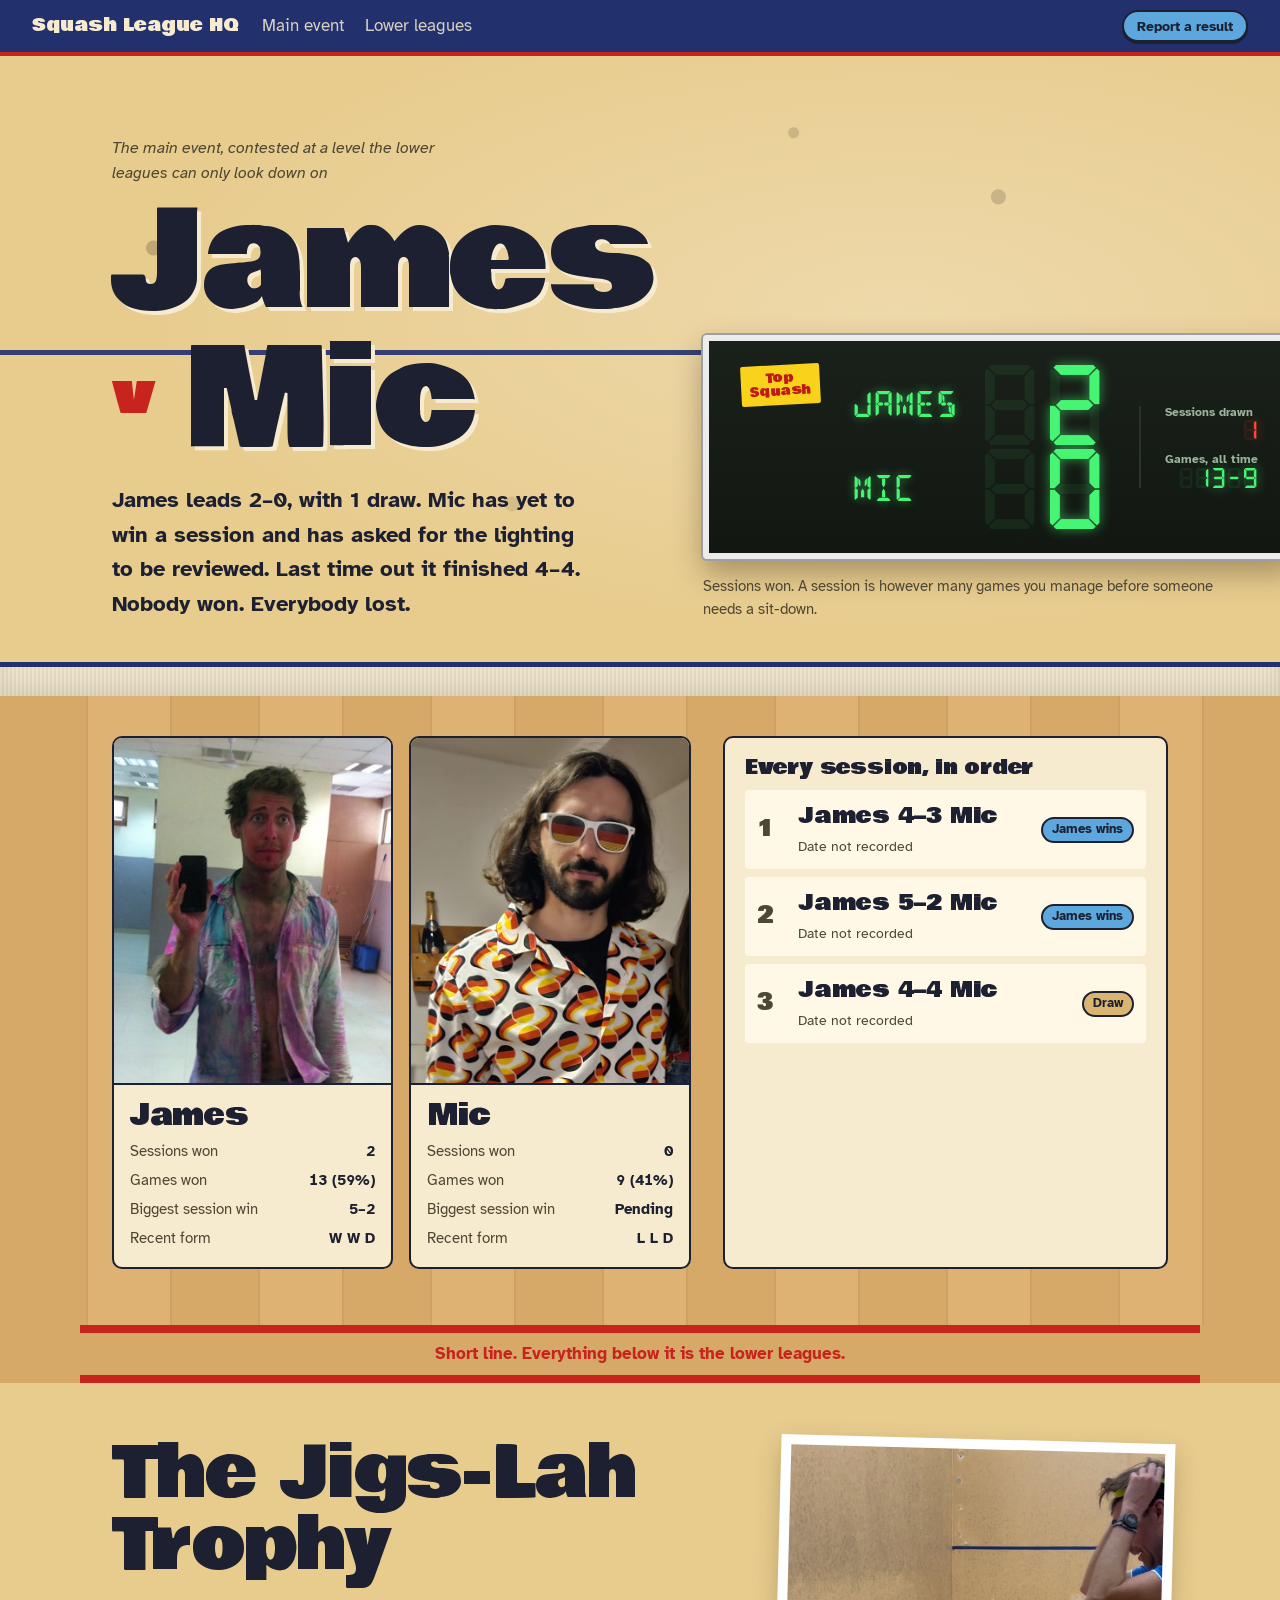
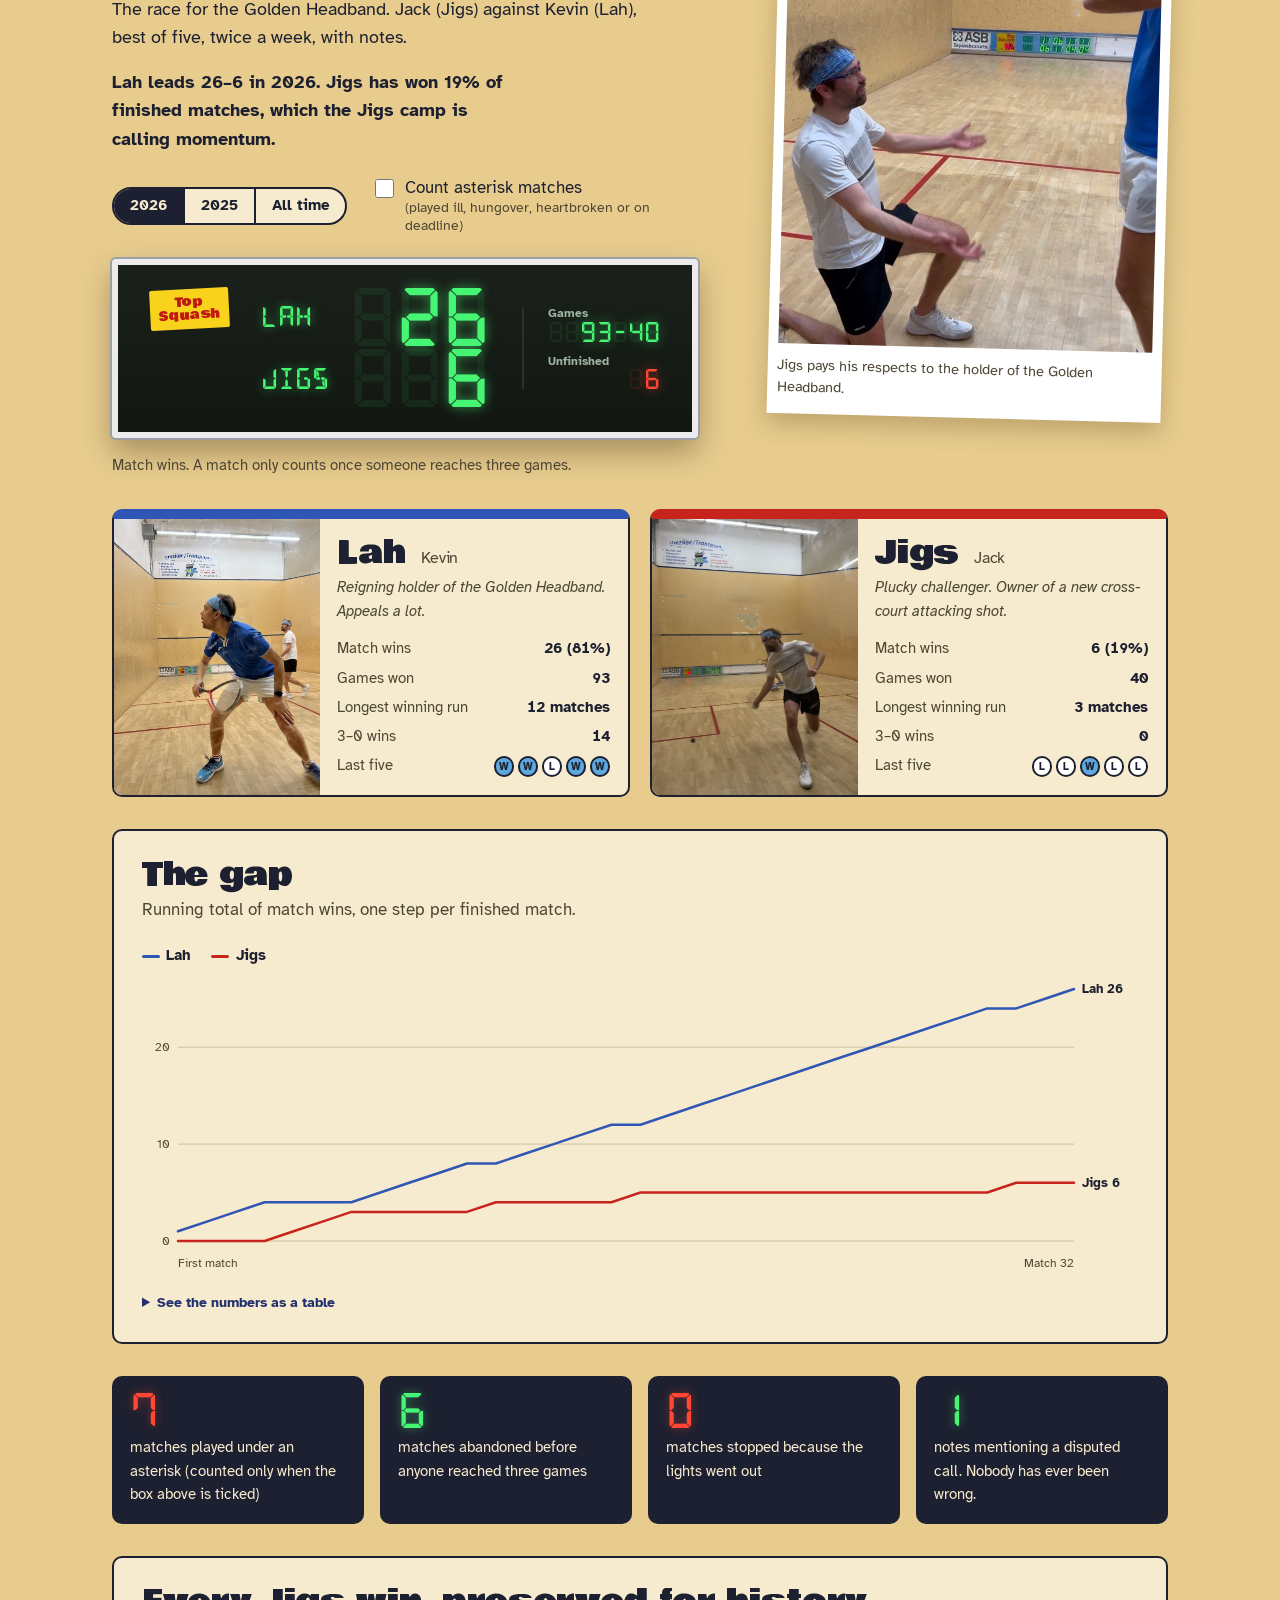
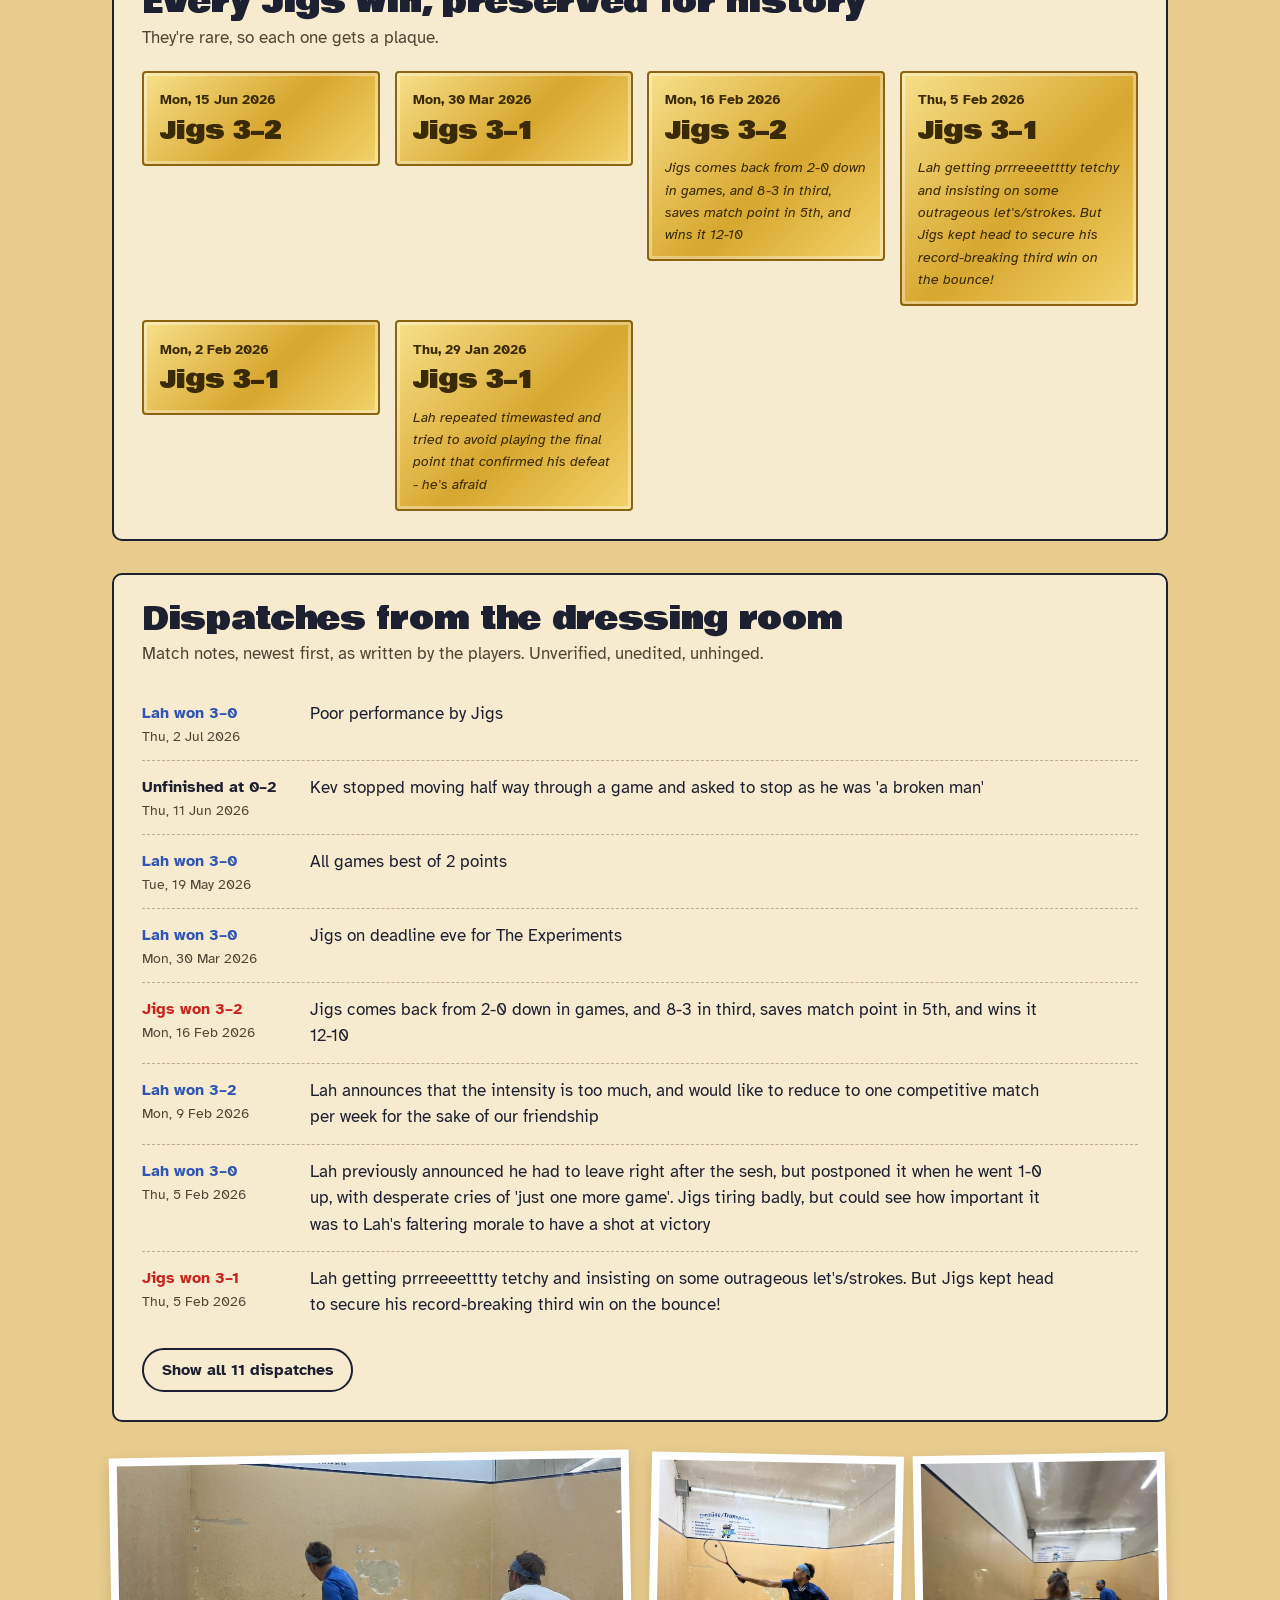
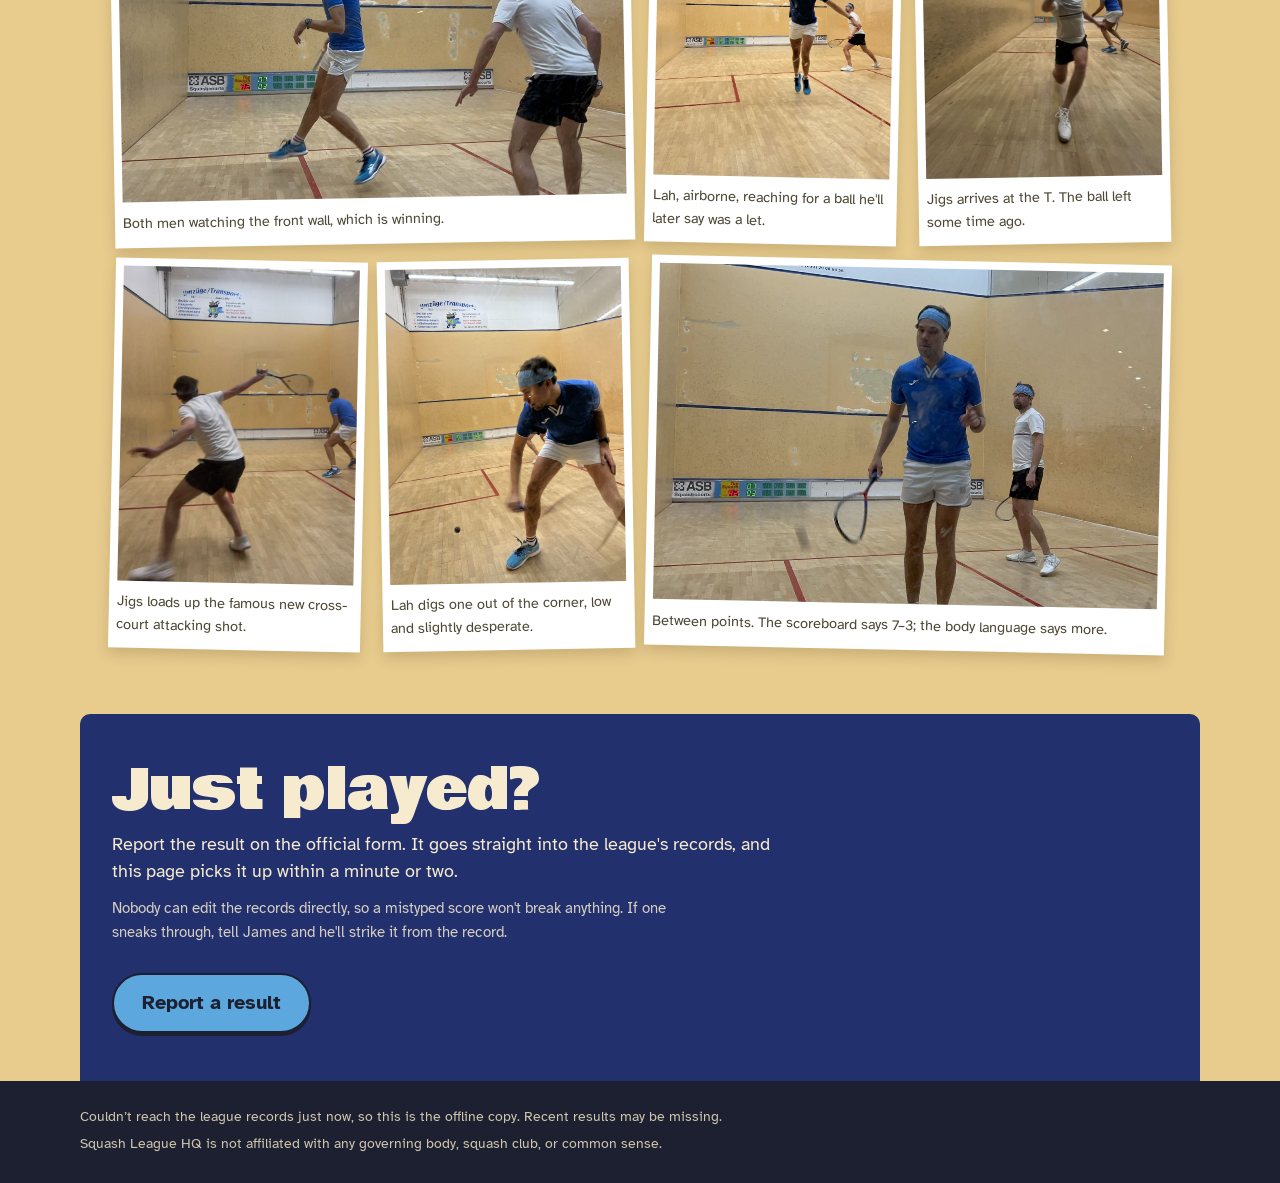
<file: squash-league/index.html>
<!doctype html>
<html lang="en">
<head>
  <meta charset="utf-8">
  <meta name="viewport" content="width=device-width, initial-scale=1">
  <title>Squash League HQ: James v Mic, and the lower leagues</title>
  <meta name="description" content="Official results of two deeply unserious squash rivalries in Berlin.">
  <link rel="icon" href="data:image/svg+xml,<svg xmlns='http://www.w3.org/2000/svg' viewBox='0 0 100 100'><circle cx='50' cy='50' r='34' fill='%23111'/><circle cx='38' cy='40' r='5' fill='%23e8cc8e'/><circle cx='62' cy='40' r='5' fill='%23e8cc8e'/></svg>">
  <link rel="preload" href="fonts/bowlby-one-latin-400-normal.woff2" as="font" type="font/woff2" crossorigin>
  <link rel="preload" href="fonts/DSEG7Classic-Bold.woff2" as="font" type="font/woff2" crossorigin>
  <link rel="stylesheet" href="styles.css">
</head>
<body>
  <a class="skip" href="#main">Skip to results</a>

  <header class="topbar">
    <a class="brand" href="#main">Squash League HQ</a>
    <nav aria-label="Sections">
      <a href="#main-event">Main event</a>
      <a href="#lower-leagues">Lower leagues</a>
    </nav>
    <a class="btn btn-report" data-form-link href="#report">Report a result</a>
  </header>

  <main id="main">
    <!-- ═══════════ THE MAIN EVENT ═══════════ -->
    <section class="main-event" id="main-event" aria-labelledby="me-title">
      <div class="wall">
        <div class="wall-inner">
          <div class="hero-text">
          <p class="kicker">The main event, contested at a level the lower leagues can only look down on</p>
          <h1 id="me-title"><span>James</span> <span><span class="v">v</span>Mic</span></h1>
          <p class="deck" id="me-deck">Loading the latest humiliation…</p>
          </div>
          <div class="hero-board">

          <div class="board" id="me-board" role="img" aria-label="Scoreboard loading">
            <div class="board-sticker">Top<br>Squash</div>
            <div class="board-rows">
              <div class="board-row">
                <span class="seg14" data-name="0">JAMES</span>
                <span class="seg7 big" data-score="0"><i>88</i><b>0</b></span>
              </div>
              <div class="board-row">
                <span class="seg14" data-name="1">MIC</span>
                <span class="seg7 big" data-score="1"><i>88</i><b>0</b></span>
              </div>
            </div>
            <div class="board-side">
              <div><span class="board-label">Sessions drawn</span><span class="seg7 red" id="me-draws"><i>8</i><b>0</b></span></div>
              <div><span class="board-label">Games, all time</span><span class="seg7" id="me-games"><i>88-88</i><b>0-0</b></span></div>
            </div>
          </div>
          <p class="board-caption">Sessions won. A session is however many games you manage before someone needs a sit-down.</p>
          </div>
        </div>
        <div class="tin" aria-hidden="true"></div>
      </div>

      <div class="me-detail">
        <div class="tape" aria-label="Tale of the tape">
          <figure class="fighter">
            <img class="mugshot-img" src="img/james.jpg" alt="James, covered head to toe in Holi powder, taking a mirror selfie" width="640" height="800">
            <figcaption>
              <h2 class="fighter-name">James</h2>
              <dl class="facts" id="me-james"></dl>
            </figcaption>
          </figure>
          <figure class="fighter">
            <img class="mugshot-img" src="img/mic.jpg" alt="Mic in a German-flag shirt and German-flag sunglasses" width="640" height="800">
            <figcaption>
              <h2 class="fighter-name">Mic</h2>
              <dl class="facts" id="me-mic"></dl>
            </figcaption>
          </figure>
        </div>

        <div class="sessions">
          <h3>Every session, in order</h3>
          <ol class="session-list" id="me-sessions"></ol>
        </div>
      </div>
    </section>

    <!-- ═══════════ RELEGATION LINE ═══════════ -->
    <div class="relegation" role="separator">
      <span>Short line. Everything below it is the lower leagues.</span>
    </div>

    <!-- ═══════════ LOWER LEAGUES ═══════════ -->
    <section class="lower" id="lower-leagues" aria-labelledby="ll-title">
      <div class="ll-head">
        <div class="ll-intro">
          <h2 id="ll-title">The Jigs-Lah Trophy</h2>
          <p class="ll-sub">The race for the Golden Headband. Jack (Jigs) against Kevin (Lah), best of five, twice a week, with notes.</p>
          <p class="deck small" id="ll-deck"></p>

          <div class="controls" role="group" aria-label="Filter results">
            <div class="seasons" id="ll-seasons" role="radiogroup" aria-label="Season"></div>
            <label class="asterisk-toggle">
              <input type="checkbox" id="ll-asterisk">
              <span>Count asterisk matches <small>(played ill, hungover, heartbroken or on deadline)</small></span>
            </label>
          </div>

          <div class="board board-small" id="ll-board" role="img" aria-label="Scoreboard">
            <div class="board-sticker">Top<br>Squash</div>
            <div class="board-rows">
              <div class="board-row">
                <span class="seg14">LAH</span>
                <span class="seg7 big" data-ll="lah"><i>888</i><b>0</b></span>
              </div>
              <div class="board-row">
                <span class="seg14">JIGS</span>
                <span class="seg7 big" data-ll="jigs"><i>888</i><b>0</b></span>
              </div>
            </div>
            <div class="board-side">
              <div><span class="board-label">Games</span><span class="seg7" id="ll-games"><i>888-888</i><b>0-0</b></span></div>
              <div><span class="board-label">Unfinished</span><span class="seg7 red" id="ll-unfinished"><i>88</i><b>0</b></span></div>
            </div>
          </div>
          <p class="board-caption">Match wins. A match only counts once someone reaches three games.</p>
        </div>

        <figure class="kneel">
          <img src="img/the-kneel.jpg" alt="Jigs on one knee on court, arms out, before Lah, who is holding his head" width="665" height="1182">
          <figcaption>Jigs pays his respects to the holder of the Golden Headband.</figcaption>
        </figure>
      </div>

      <div class="players">
        <article class="player lah">
          <img src="img/lah-ready.jpg" alt="Lah in a blue shirt in the ready position" width="768" height="1024" loading="lazy">
          <div class="player-body">
            <h3>Lah <small>Kevin</small></h3>
            <p class="player-tag">Reigning holder of the Golden Headband. Appeals a lot.</p>
            <dl class="facts" id="ll-lah"></dl>
          </div>
        </article>
        <article class="player jigs">
          <img src="img/jigs-lunge.jpg" alt="Jigs in a white shirt lunging for the ball" width="768" height="1024" loading="lazy">
          <div class="player-body">
            <h3>Jigs <small>Jack</small></h3>
            <p class="player-tag">Plucky challenger. Owner of a new cross-court attacking shot.</p>
            <dl class="facts" id="ll-jigs"></dl>
          </div>
        </article>
      </div>

      <div class="panel chart-panel">
        <h3>The gap</h3>
        <p class="panel-sub">Running total of match wins, one step per finished match.</p>
        <div class="legend" aria-hidden="true">
          <span class="key lah">Lah</span><span class="key jigs">Jigs</span>
        </div>
        <div class="chart" id="ll-chart"></div>
      </div>

      <div class="stats-row" id="ll-oddities"></div>

      <div class="panel">
        <h3>Every Jigs win, preserved for history</h3>
        <p class="panel-sub">They're rare, so each one gets a plaque.</p>
        <ol class="plaques" id="ll-plaques"></ol>
      </div>

      <div class="panel">
        <h3>Dispatches from the dressing room</h3>
        <p class="panel-sub">Match notes, newest first, as written by the players. Unverified, unedited, unhinged.</p>
        <ol class="dispatches" id="ll-dispatches"></ol>
        <button class="btn btn-quiet" id="ll-more" type="button" hidden>Show every dispatch</button>
      </div>

      <div class="gallery" aria-label="Photos">
        <figure class="g-wide"><img src="img/rally-from-behind.jpg" alt="Both players watching the front wall mid-rally" width="1182" height="665" loading="lazy"><figcaption>Both men watching the front wall, which is winning.</figcaption></figure>
        <figure><img src="img/lah-volley.jpg" alt="Lah airborne, stretching for a volley" width="768" height="1024" loading="lazy"><figcaption>Lah, airborne, reaching for a ball he'll later say was a let.</figcaption></figure>
        <figure><img src="img/jigs-charge.jpg" alt="A blurred Jigs charging towards the camera" width="768" height="1024" loading="lazy"><figcaption>Jigs arrives at the T. The ball left some time ago.</figcaption></figure>
        <figure><img src="img/jigs-backswing.jpg" alt="Jigs mid-backswing, Lah waiting in the front court" width="768" height="1024" loading="lazy"><figcaption>Jigs loads up the famous new cross-court attacking shot.</figcaption></figure>
        <figure><img src="img/lah-dig.jpg" alt="Lah bending low to dig the ball out" width="768" height="1024" loading="lazy"><figcaption>Lah digs one out of the corner, low and slightly desperate.</figcaption></figure>
        <figure class="g-wide"><img src="img/lah-between-points.jpg" alt="Lah walking back between points with Jigs behind him" width="1182" height="665" loading="lazy"><figcaption>Between points. The scoreboard says 7–3; the body language says more.</figcaption></figure>
      </div>
    </section>

    <!-- ═══════════ REPORT ═══════════ -->
    <section class="report" id="report" aria-labelledby="rp-title">
      <h2 id="rp-title">Just played?</h2>
      <p>Report the result on the official form. It goes straight into the league's records, and this page picks it up within a minute or two.</p>
      <p class="report-fine">Nobody can edit the records directly, so a mistyped score won't break anything. If one sneaks through, tell James and he'll strike it from the record.</p>
      <a class="btn btn-big" data-form-link href="#report">Report a result</a>
      <p class="report-missing" id="rp-missing" hidden>The results form isn't connected yet. James: see README.md.</p>
    </section>
  </main>

  <footer class="foot">
    <p id="data-status">Loading results…</p>
    <p>Squash League HQ is not affiliated with any governing body, squash club, or common sense.</p>
  </footer>

  <script src="config.js"></script>
  <script src="data/snapshot.js"></script>
  <script src="app.js"></script>
</body>
</html>
</file>
<file: squash-league/styles.css>
/* ───────── Fonts (self-hosted, all SIL Open Font License) ───────── */
@font-face { font-family: "Bowlby One"; src: url(fonts/bowlby-one-latin-400-normal.woff2) format("woff2"); font-display: swap; }
@font-face { font-family: "Atkinson"; src: url(fonts/atkinson-hyperlegible-latin-400-normal.woff2) format("woff2"); font-weight: 400; font-display: swap; }
@font-face { font-family: "Atkinson"; src: url(fonts/atkinson-hyperlegible-latin-400-italic.woff2) format("woff2"); font-weight: 400; font-style: italic; font-display: swap; }
@font-face { font-family: "Atkinson"; src: url(fonts/atkinson-hyperlegible-latin-700-normal.woff2) format("woff2"); font-weight: 700; font-display: swap; }
@font-face { font-family: "DSEG7"; src: url(fonts/DSEG7Classic-Bold.woff2) format("woff2"); font-display: block; }
@font-face { font-family: "DSEG14"; src: url(fonts/DSEG14Classic-Bold.woff2) format("woff2"); font-display: block; }

/* ───────── Tokens: taken from the courts at ASB Squashcourts ───────── */
:root {
  --wall: #E8CC8E;        /* front wall plaster */
  --wall-deep: #D9B571;
  --paper: #F6EBCF;       /* panels */
  --floor: #D7A968;       /* maple boards */
  --ink: #1D2030;
  --ink-2: #4E4734;
  --line-red: #C8241E;    /* court lines */
  --tin: #22306E;         /* tin + out line */
  --lah: #2F55B5;
  --jigs: #C8241E;
  --board: #121712;
  --led: #46F574;
  --led-red: #FF4733;
  --headband: #5BA7DE;
  --radius-s: 4px;
  --radius-m: 10px;
  --wrap: 1120px;
  --display: "Bowlby One", "Arial Black", sans-serif;
  --body: "Atkinson", system-ui, sans-serif;
}

*, *::before, *::after { box-sizing: border-box; }
[hidden] { display: none !important; }
html { scroll-behavior: smooth; }
body {
  margin: 0;
  font-family: var(--body);
  font-size: 1.0625rem;
  line-height: 1.55;
  color: var(--ink);
  background: var(--wall);
}
img { max-width: 100%; height: auto; display: block; }
a { color: var(--tin); }
:focus-visible { outline: 3px solid var(--tin); outline-offset: 3px; border-radius: 2px; }
h1, h2, h3 { font-family: var(--display); font-weight: 400; line-height: 1.02; margin: 0; letter-spacing: -0.01em; }
p { margin: 0; }

.skip { position: absolute; left: -999px; top: 0; background: var(--ink); color: var(--paper); padding: .5rem 1rem; z-index: 10; }
.skip:focus { left: 1rem; }

/* ───────── Buttons ───────── */
.btn {
  display: inline-flex; align-items: center; gap: .4em;
  font: 700 1rem/1 var(--body);
  padding: .75em 1.1em;
  border-radius: 999px;
  border: 2px solid var(--ink);
  background: var(--headband);
  color: var(--ink);
  text-decoration: none;
  cursor: pointer;
  box-shadow: 0 3px 0 var(--ink);
  transition: transform .08s, box-shadow .08s;
}
.btn:hover { transform: translateY(-1px); box-shadow: 0 4px 0 var(--ink); }
.btn:active { transform: translateY(2px); box-shadow: 0 1px 0 var(--ink); }
.btn-big { font-size: 1.25rem; padding: .9em 1.4em; }
.btn-quiet { background: transparent; box-shadow: none; margin-top: 1rem; }

/* ───────── Top bar ───────── */
.topbar {
  position: sticky; top: 0; z-index: 5;
  display: flex; align-items: center; gap: 1.5rem;
  padding: .6rem clamp(1rem, 4vw, 2rem);
  background: var(--tin);
  color: var(--paper);
  border-bottom: 4px solid var(--line-red);
}
.brand { font-family: var(--display); color: var(--paper); text-decoration: none; font-size: 1.1rem; }
.topbar nav { display: flex; gap: 1.25rem; margin-right: auto; }
.topbar nav a { color: var(--paper); text-decoration: none; opacity: .85; }
.topbar nav a:hover { opacity: 1; text-decoration: underline; }
.topbar .btn { padding: .5em .9em; font-size: .9rem; box-shadow: 0 2px 0 var(--ink); }
@media (max-width: 640px) { .topbar nav { display: none; } .brand { margin-right: auto; } }

/* ───────── Main event: the front wall ───────── */
.wall {
  position: relative;
  background:
    /* ball marks: the one decoration, because every front wall has them */
    radial-gradient(circle at 12% 30%, rgba(40,30,20,.22) 0 7px, transparent 8px),
    radial-gradient(circle at 15% 34%, rgba(40,30,20,.12) 0 6px, transparent 7px),
    radial-gradient(circle at 78% 22%, rgba(40,30,20,.18) 0 7px, transparent 8px),
    radial-gradient(circle at 84% 58%, rgba(40,30,20,.14) 0 6px, transparent 7px),
    radial-gradient(circle at 62% 12%, rgba(40,30,20,.16) 0 5px, transparent 6px),
    radial-gradient(circle at 40% 70%, rgba(40,30,20,.10) 0 7px, transparent 8px),
    radial-gradient(ellipse at 70% 40%, rgba(255,255,255,.25), transparent 60%),
    var(--wall);
  border-bottom: 0;
}
.wall-inner {
  max-width: var(--wrap); margin: 0 auto;
  padding: clamp(2.5rem, 7vw, 5rem) clamp(1rem, 4vw, 2rem) 2.5rem;
}
/* service line across the wall */
.wall::before {
  content: ""; position: absolute; left: 0; right: 0; top: 46%;
  height: 5px; background: var(--tin); opacity: .9;
}
.wall-inner > * { position: relative; }
.wall-inner { display: grid; grid-template-columns: 1fr auto; gap: 2rem 3rem; align-items: end; }
@media (max-width: 980px) { .wall-inner { grid-template-columns: 1fr; } }
h1 > span { display: block; }
.kicker { font-size: 1rem; color: var(--ink-2); max-width: 34ch; font-style: italic; }
h1 {
  font-size: clamp(3.6rem, 12vw, 8.5rem);
  margin: .5rem 0 .75rem;
  color: var(--ink);
  text-shadow: 4px 4px 0 var(--paper);
}
h1 .v { font-size: .4em; vertical-align: .6em; color: var(--line-red); text-shadow: none; margin-right: .5em; }
.deck { font-size: clamp(1.15rem, 2.2vw, 1.4rem); max-width: 34ch; font-weight: 700; }
.deck.small { font-size: 1.15rem; margin: 1rem 0 1.5rem; }
.tin {
  height: 34px;
  background: repeating-linear-gradient(90deg, #EEE5CF 0 2px, #E4DAC0 2px 4px);
  border-top: 5px solid var(--tin);
  box-shadow: inset 0 -10px 18px rgba(0,0,0,.08);
}

/* ───────── The scoreboard (a love letter to the ASB 'Top Squash' unit) ───────── */
.board {
  display: inline-grid;
  grid-template-columns: auto auto auto;
  align-items: center;
  gap: clamp(.75rem, 2.5vw, 2rem);
  padding: clamp(1rem, 2.5vw, 1.5rem) clamp(1rem, 3vw, 2rem);
  background: linear-gradient(#1A201A, var(--board));
  border: 6px solid #ECECEC;
  border-radius: var(--radius-s);
  box-shadow: 0 0 0 2px #9AA0A6, 0 14px 30px rgba(40,25,0,.35);
  color: var(--led);
  max-width: 100%;
}
.board-sticker {
  font: 400 .8rem/1 var(--display);
  background: #F9D21B; color: #C11A12;
  padding: .45rem .5rem; transform: rotate(-3deg);
  border-radius: 2px; text-align: center;
  align-self: start;
}
.board-rows { display: grid; gap: .25rem; }
.board-row { display: flex; align-items: center; justify-content: space-between; gap: 1.25rem; }
.board-side { display: grid; gap: .8rem; border-left: 2px solid #2A332A; padding-left: clamp(.75rem, 2vw, 1.5rem); }
.board-side > div { display: grid; gap: .15rem; }
.board-label { white-space: nowrap; font: 700 .75rem/1 var(--body); color: #9DB39F; }
.seg14 { font-family: "DSEG14"; font-size: clamp(1rem, 3vw, 1.6rem); color: var(--led); text-shadow: 0 0 10px rgba(70,245,116,.55); }
.seg7 { position: relative; display: inline-block; white-space: nowrap; font-family: "DSEG7"; font-size: 1.25rem; line-height: 1; text-align: right; }
.seg7 i { font-style: normal; color: rgba(70,245,116,.08); }
.seg7 b { position: absolute; right: 0; top: 0; font-weight: 400; color: var(--led); text-shadow: 0 0 12px rgba(70,245,116,.6); white-space: nowrap; }
.seg7.big { font-size: clamp(2.6rem, 8vw, 5rem); }
.seg7.red i { color: rgba(255,71,51,.1); }
.seg7.red b { color: var(--led-red); text-shadow: 0 0 12px rgba(255,71,51,.6); }
.board-caption { font-size: .95rem; color: var(--ink-2); margin-top: 1rem; max-width: 52ch; }
.board-small .seg7.big { font-size: clamp(2.2rem, 6vw, 3.6rem); }
.board-small .seg14 { font-size: clamp(.95rem, 2.4vw, 1.3rem); }
@media (max-width: 560px) {
  .board { grid-template-columns: 1fr; }
  .board-sticker { display: none; }
  .board-side { border-left: 0; border-top: 2px solid #2A332A; padding: .75rem 0 0; grid-auto-flow: column; }
}

/* power-on flicker: the page's one entrance */
.board.power-on .seg7 b, .board.power-on .seg14 { animation: flicker .9s steps(1) both; }
.board.power-on .board-row:nth-child(2) .seg7 b { animation-delay: .15s; }
@keyframes flicker { 0% { opacity: 0 } 20% { opacity: 1 } 30% { opacity: .2 } 45% { opacity: 1 } 55% { opacity: .4 } 70%, 100% { opacity: 1 } }
@media (prefers-reduced-motion: reduce) { .board.power-on * { animation: none !important; } html { scroll-behavior: auto; } }

/* ───────── Main event detail (on the floor) ───────── */
.me-detail {
  max-width: var(--wrap); margin: 0 auto;
  padding: 2.5rem clamp(1rem, 4vw, 2rem) 3.5rem;
  display: grid; grid-template-columns: 1.3fr 1fr; gap: 2rem;
}
.main-event { background: repeating-linear-gradient(90deg, var(--floor) 0 86px, #CFA062 86px 88px, #DDB273 88px 170px, #CFA062 170px 172px); }
@media (max-width: 860px) { .me-detail { grid-template-columns: 1fr; } }
.tape { display: grid; grid-template-columns: 1fr 1fr; gap: 1rem; }
.fighter { margin: 0; background: var(--paper); border: 2px solid var(--ink); border-radius: var(--radius-m); overflow: hidden; }
.mugshot {
  aspect-ratio: 4 / 3;
  background:
    radial-gradient(circle at 50% 38%, var(--ink-2) 0 17%, transparent 17.5%),
    radial-gradient(ellipse at 50% 100%, var(--ink-2) 0 38%, transparent 38.5%),
    repeating-linear-gradient(0deg, #E2D6B6 0 18px, #EADFC3 18px 36px);
  position: relative;
}
.mugshot::after { /* headband */
  content: ""; position: absolute; left: 41%; right: 41%; top: 27%; height: 5%;
  background: var(--headband); border-radius: 2px;
}
.mugshot.alt::after { background: var(--line-red); }
.mugshot span {
  position: absolute; left: .6rem; bottom: .6rem;
  font: 700 .75rem/1 var(--body); background: var(--ink); color: var(--paper);
  padding: .3rem .5rem; border-radius: 2px; transform: rotate(-2deg);
}
.mugshot-img { aspect-ratio: 4 / 5; width: 100%; object-fit: cover; border-bottom: 2px solid var(--ink); }
.fighter figcaption { padding: 1rem; }
.fighter-name { font-size: 1.8rem; margin-bottom: .6rem; }

.facts { display: grid; grid-template-columns: 1fr auto; gap: .35rem .75rem; margin: 0; font-size: .95rem; }
.facts dt { color: var(--ink-2); }
.facts dd { margin: 0; font-weight: 700; text-align: right; font-variant-numeric: tabular-nums; }

.sessions { background: var(--paper); border: 2px solid var(--ink); border-radius: var(--radius-m); padding: 1.25rem; }
.sessions h3 { font-size: 1.25rem; margin-bottom: .75rem; }
.session-list { list-style: none; margin: 0; padding: 0; display: grid; gap: .5rem; }
.session-list li {
  display: grid; grid-template-columns: auto 1fr auto; gap: .75rem; align-items: center;
  padding: .6rem .75rem; background: #fff8e6; border-radius: var(--radius-s);
}
.session-list .num { font-family: var(--display); font-size: 1.4rem; color: var(--ink-2); min-width: 1.6ch; }
.session-list .score { font-family: var(--display); font-size: 1.35rem; font-variant-numeric: tabular-nums; }
.session-list .when { font-size: .85rem; color: var(--ink-2); }
.session-list .verdict { font-size: .95rem; }
.pill { display: inline-block; font: 700 .8rem/1 var(--body); padding: .3rem .55rem; border-radius: 999px; border: 2px solid var(--ink); }
.pill.w { background: var(--headband); }
.pill.l { background: #fff; }
.pill.d { background: var(--wall-deep); }

/* ───────── Relegation line ───────── */
.relegation {
  background: var(--floor);
  padding: 0 clamp(1rem, 4vw, 2rem);
}
.relegation span {
  display: block; max-width: var(--wrap); margin: 0 auto;
  border-top: 8px solid var(--line-red); border-bottom: 8px solid var(--line-red);
  padding: .5rem 0; font-weight: 700; color: var(--line-red); text-align: center;
  background: var(--floor);
}

/* ───────── Lower leagues ───────── */
.lower {
  max-width: var(--wrap); margin: 0 auto;
  padding: 3.5rem clamp(1rem, 4vw, 2rem) 2rem;
  display: grid; gap: 2rem;
}
.ll-head { display: grid; grid-template-columns: 1.6fr 1fr; gap: 2rem; align-items: start; }
@media (max-width: 860px) { .ll-head { grid-template-columns: 1fr; } .kneel { max-width: 340px; } }
#ll-title { font-size: clamp(2.4rem, 7vw, 4.4rem); }
.ll-sub { font-size: 1.15rem; margin-top: .75rem; max-width: 46ch; }
.kneel { margin: 0; transform: rotate(1.5deg); background: #fff; padding: .6rem .6rem 1rem; box-shadow: 0 10px 24px rgba(60,40,0,.25); }
.kneel img { aspect-ratio: 3 / 4; object-fit: cover; object-position: 50% 45%; width: 100%; }
.kneel figcaption, .gallery figcaption { font-size: .9rem; padding-top: .6rem; color: var(--ink-2); }

.controls { display: flex; flex-wrap: wrap; gap: 1rem 1.5rem; align-items: center; margin-bottom: 1.5rem; }
.seasons { display: inline-flex; border: 2px solid var(--ink); border-radius: 999px; overflow: hidden; background: var(--paper); }
.seasons button {
  font: 700 .95rem/1 var(--body); padding: .6rem 1rem; border: 0; background: transparent; color: var(--ink); cursor: pointer;
}
.seasons button + button { border-left: 2px solid var(--ink); }
.seasons button[aria-checked="true"] { background: var(--ink); color: var(--paper); }
.asterisk-toggle { display: flex; gap: .5rem; align-items: start; cursor: pointer; max-width: 30ch; line-height: 1.3; }
.asterisk-toggle input { width: 1.2rem; height: 1.2rem; accent-color: var(--tin); margin-top: .1rem; flex: none; }
.asterisk-toggle small { display: block; color: var(--ink-2); font-size: .85rem; }

.players { display: grid; grid-template-columns: 1fr 1fr; gap: 1.25rem; }
@media (max-width: 700px) { .players { grid-template-columns: 1fr; } }
.player { display: grid; grid-template-columns: 40% 1fr; background: var(--paper); border: 2px solid var(--ink); border-radius: var(--radius-m); overflow: hidden; }
.player img { height: 100%; object-fit: cover; }
.player.lah { border-top: 10px solid var(--lah); }
.player.jigs { border-top: 10px solid var(--jigs); }
.player-body { padding: 1.1rem; }
.player h3 { font-size: 2rem; }
.player h3 small { font: 400 1rem var(--body); color: var(--ink-2); margin-left: .3rem; }
.player-tag { font-style: italic; color: var(--ink-2); margin: .4rem 0 .9rem; font-size: .95rem; }
.form-guide { display: inline-flex; gap: .2rem; }
.form-guide span { width: 1.3rem; height: 1.3rem; border-radius: 50%; display: inline-grid; place-items: center; font: 700 .7rem/1 var(--body); border: 2px solid var(--ink); }
.form-guide .W { background: var(--headband); }
.form-guide .L { background: #fff; }

.panel { background: var(--paper); border: 2px solid var(--ink); border-radius: var(--radius-m); padding: clamp(1rem, 3vw, 1.75rem); }
.panel h3 { font-size: clamp(1.5rem, 3vw, 2rem); }
.panel-sub { color: var(--ink-2); margin: .35rem 0 1.25rem; }

/* chart */
.legend { display: flex; gap: 1.25rem; margin-bottom: .5rem; font-weight: 700; font-size: .95rem; }
.key::before { content: ""; display: inline-block; width: 18px; height: 3px; border-radius: 2px; vertical-align: middle; margin-right: .4rem; }
.key.lah::before { background: var(--lah); }
.key.jigs::before { background: var(--jigs); }
.chart { position: relative; }
.chart svg { width: 100%; height: auto; display: block; overflow: visible; }
.chart .grid line { stroke: #CDBF9C; stroke-width: 1; }
.chart .axis text { fill: var(--ink-2); font: 12px var(--body); }
.chart .end-label { font: 700 13px var(--body); fill: var(--ink); }
.chart .hit { fill: transparent; cursor: crosshair; }
.chart .cross { stroke: var(--ink); stroke-width: 1; stroke-dasharray: 3 3; }
.tooltip {
  position: absolute; pointer-events: none; z-index: 2;
  background: var(--ink); color: var(--paper);
  padding: .55rem .7rem; border-radius: var(--radius-s); font-size: .85rem; line-height: 1.35;
  max-width: 260px; transform: translate(-50%, calc(-100% - 12px));
}
.tooltip b { font-weight: 700; }
.chart-table { margin-top: 1rem; font-size: .9rem; }
.chart-table summary { cursor: pointer; color: var(--tin); font-weight: 700; }
.chart-table table { border-collapse: collapse; margin-top: .5rem; width: 100%; max-width: 520px; }
.chart-table th, .chart-table td { text-align: left; padding: .25rem .5rem; border-bottom: 1px solid #DCCFAE; font-variant-numeric: tabular-nums; }
.chart-table .scroll { max-height: 280px; overflow: auto; }

/* oddities */
.stats-row { display: grid; grid-template-columns: repeat(4, 1fr); gap: 1rem; }
@media (max-width: 860px) { .stats-row { grid-template-columns: repeat(2, 1fr); } }
.oddity { background: var(--ink); color: var(--paper); border-radius: var(--radius-m); padding: 1rem 1.1rem 1.1rem; }
.oddity .n { font-family: "DSEG7"; color: var(--led); font-size: 2.2rem; line-height: 1.1; text-shadow: 0 0 10px rgba(70,245,116,.45); }
.oddity .n.red { color: var(--led-red); text-shadow: 0 0 10px rgba(255,71,51,.45); }
.oddity p { font-size: .95rem; margin-top: .35rem; }

/* plaques */
.plaques { list-style: none; margin: 0; padding: 0; display: grid; align-items: start; grid-template-columns: repeat(auto-fill, minmax(230px, 1fr)); gap: .9rem; }
.plaques li {
  background: linear-gradient(135deg, #F7E08A, #D7A72E 55%, #F2D36B);
  border: 2px solid #8A6410; border-radius: var(--radius-s);
  padding: .85rem 1rem; box-shadow: inset 0 0 0 3px rgba(255,255,255,.35);
  color: #3A2A05;
}
.plaques .p-score { font-family: var(--display); font-size: 1.5rem; display: block; }
.plaques .p-date { font-size: .85rem; font-weight: 700; }
.plaques .p-note { font-size: .9rem; margin-top: .4rem; font-style: italic; }
.empty { color: var(--ink-2); font-style: italic; }

/* dispatches */
.dispatches { list-style: none; margin: 0; padding: 0; display: grid; gap: 0; }
.dispatches li { display: grid; grid-template-columns: 9.5rem 1fr; gap: 1rem; padding: .85rem 0; border-top: 1px dashed #BFAE86; }
.dispatches li:first-child { border-top: 0; }
@media (max-width: 560px) { .dispatches li { grid-template-columns: 1fr; gap: .3rem; } }
.d-meta { font-size: .85rem; color: var(--ink-2); }
.d-meta strong { display: block; font-size: 1rem; color: var(--ink); }
.d-meta .who-lah { color: var(--lah); }
.d-meta .who-jigs { color: var(--jigs); }
.d-text { max-width: 68ch; }
.star { display: inline-block; font: 700 .75rem/1 var(--body); background: var(--ink); color: var(--paper); padding: .2rem .4rem; border-radius: 2px; margin-left: .3rem; vertical-align: 2px; }

/* gallery */
.gallery { display: grid; grid-template-columns: repeat(4, 1fr); gap: 1rem; }
.gallery figure { margin: 0; background: #fff; padding: .5rem .5rem .8rem; box-shadow: 0 6px 14px rgba(60,40,0,.18); }
.gallery figure:nth-child(odd) { transform: rotate(-1deg); }
.gallery figure:nth-child(even) { transform: rotate(1.2deg); }
.gallery img { aspect-ratio: 3 / 4; object-fit: cover; width: 100%; }
.gallery .g-wide { grid-column: span 2; }
.gallery .g-wide img { aspect-ratio: 3 / 2; }
@media (max-width: 760px) { .gallery { grid-template-columns: 1fr 1fr; } }

/* report */
.report {
  max-width: var(--wrap); margin: 2rem auto 0; padding: 3rem clamp(1rem, 4vw, 2rem);
  background: var(--tin); color: var(--paper);
  border-radius: var(--radius-m) var(--radius-m) 0 0;
}
.report h2 { font-size: clamp(2rem, 6vw, 3.5rem); }
.report p { max-width: 56ch; margin: .75rem 0; font-size: 1.1rem; }
.report .report-fine { font-size: .95rem; opacity: .85; }
.report .btn { margin-top: 1rem; }
.report-missing { color: #FFD7C2; }

.foot { background: var(--ink); color: #CFC6AE; padding: 1.5rem clamp(1rem, 4vw, 2rem); font-size: .9rem; }
.foot p { max-width: var(--wrap); margin: 0 auto .3rem; }

/* ───────── Small screens ───────── */
@media (max-width: 980px) { .wall::before { display: none; } }
@media (max-width: 520px) {
  .tape .facts { grid-template-columns: 1fr; gap: 0; }
  .tape .facts dd { text-align: left; margin-bottom: .45rem; }
  .fighter-name { font-size: 1.5rem; }
  .session-list .score { font-size: 1.1rem; }
  .player { grid-template-columns: 1fr; }
  .player img { aspect-ratio: 4 / 3; height: auto; object-position: 50% 30%; }
}
</file>
